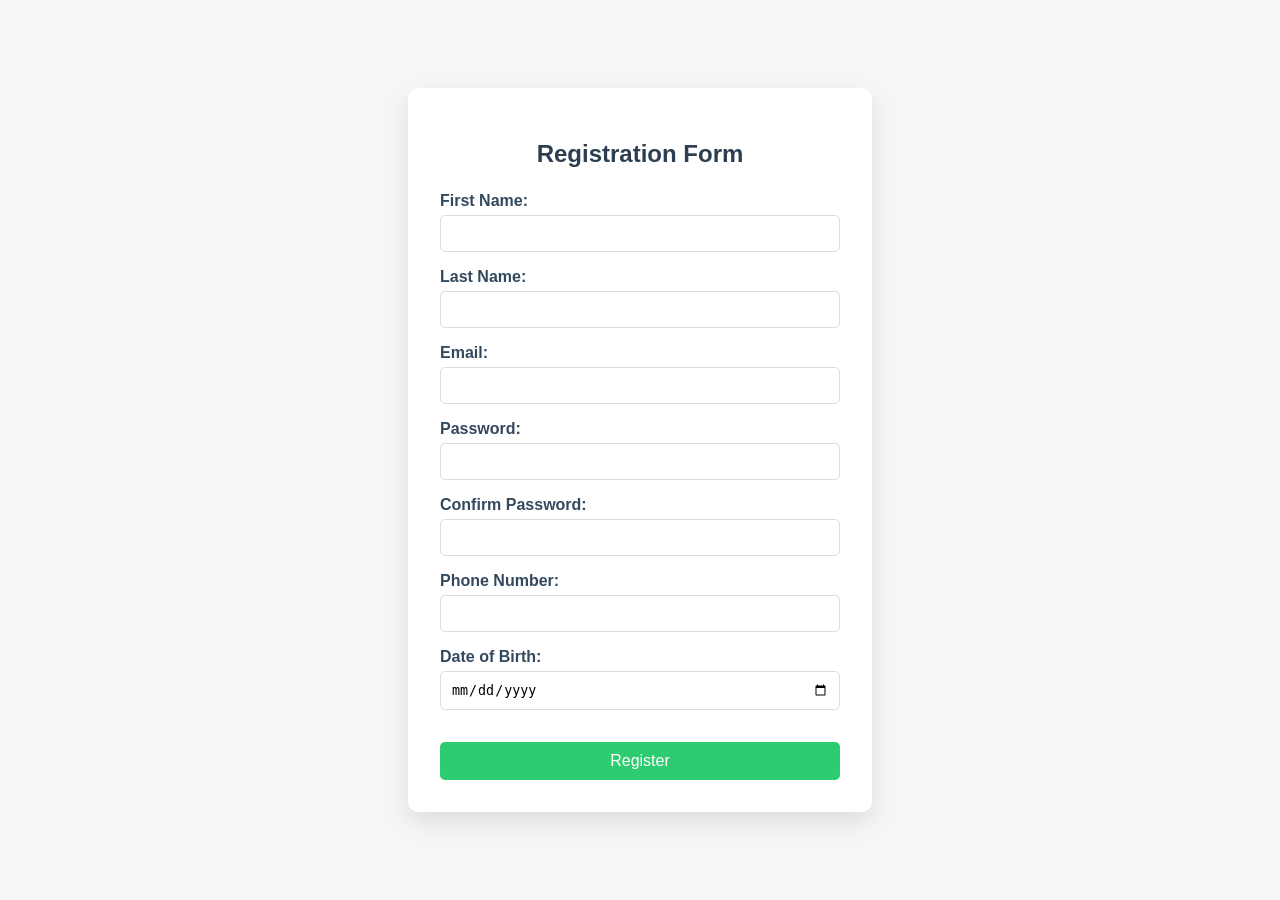
<file: index.html>
<!DOCTYPE html>
<html lang="en">
<head>
    <meta charset="UTF-8">
    <meta name="viewport" content="width=device-width, initial-scale=1.0">
    <title>Registration Form</title>
    <link rel="stylesheet" href="style.css">
</head>
<body>
    <form action="success.html" method="get">
        <h2>Registration Form</h2>
        
        <label for="firstName">First Name:</label>
        <input type="text" id="firstName" name="firstName" required>

        <label for="lastName">Last Name:</label>
        <input type="text" id="lastName" name="lastName" required>

        <label for="email">Email:</label>
        <input type="email" id="email" name="email" required>

        <label for="password">Password:</label>
        <input type="password" id="password" name="password" required>

        <label for="confirmPassword">Confirm Password:</label>
        <input type="password" id="confirmPassword" name="confirmPassword" required>

        <label for="phone">Phone Number:</label>
        <input type="tel" id="phone" name="phone">

        <label for="dob">Date of Birth:</label>
        <input type="date" id="dob" name="dob">

        <input type="submit" value="Register">
    </form>
</body>
</html>
</file>
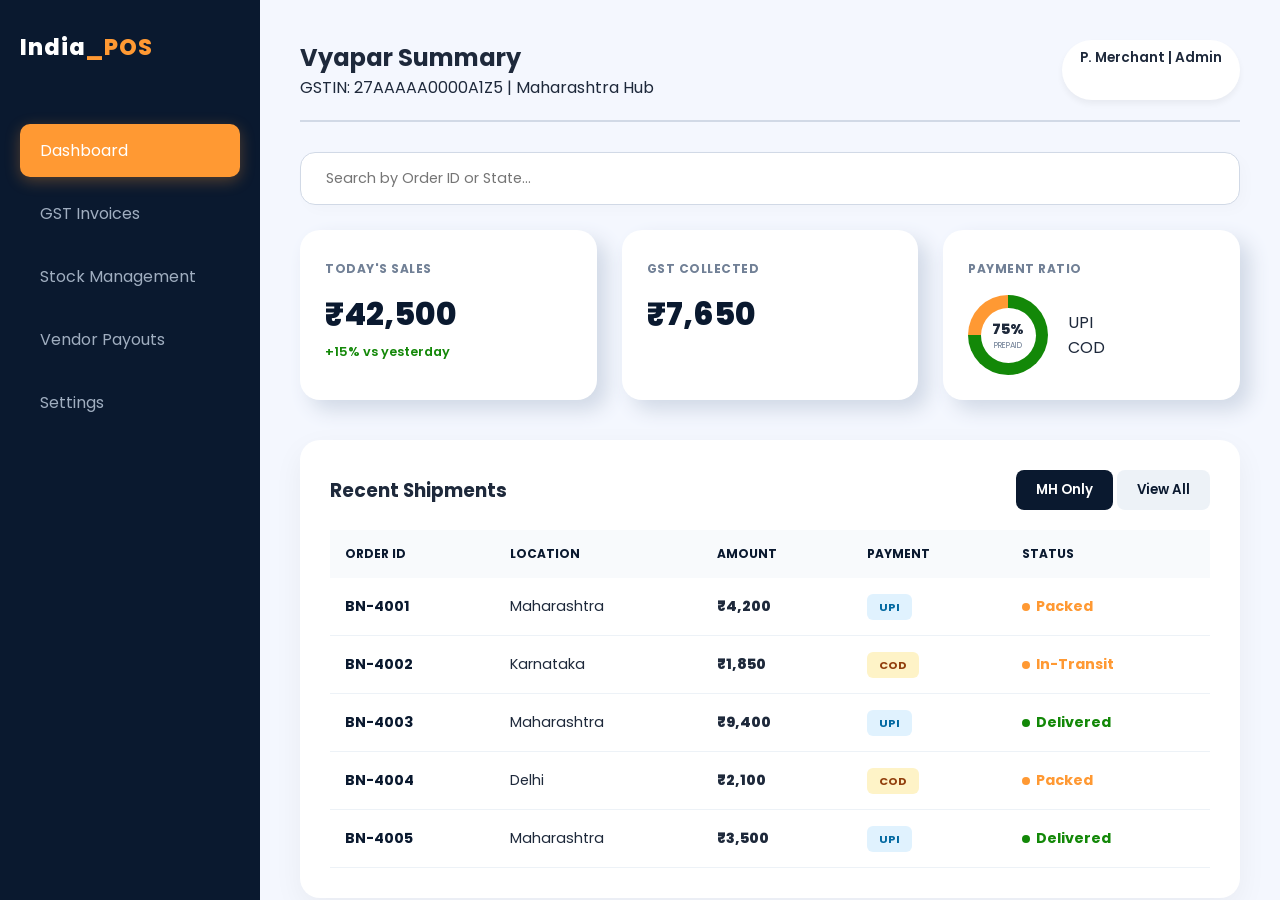
<file: India-Vendor-Portal/index.html>
<!DOCTYPE html>
<html lang="en">
<head>
    <meta charset="UTF-8">
    <meta name="viewport" content="width=device-width, initial-scale=1.0">
    <title>India Vendor Portal | Executive Admin</title>
    <link rel="stylesheet" href="style.css">
    <link href="https://fonts.googleapis.com/css2?family=Poppins:wght@400;600;800&display=swap" rel="stylesheet">
</head>
<body>
    <div class="admin-shell">
        <aside class="sidebar">
            <div class="logo">India<span>_POS</span></div>
            <nav class="nav-links">
                <div class="nav-item active" role="button">Dashboard</div>
                <div class="nav-item" role="button">GST Invoices</div>
                <div class="nav-item" role="button">Stock Management</div>
                <div class="nav-item" role="button">Vendor Payouts</div>
                <div class="nav-item" role="button">Settings</div>
            </nav>
        </aside>

        <main class="workspace">
            <header class="top-bar">
                <div class="header-text">
                    <h2>Vyapar Summary</h2>
                    <p>GSTIN: 27AAAAA0000A1Z5 | Maharashtra Hub</p>
                </div>
                <div class="user-chip">P. Merchant | Admin</div>
            </header>

            <section class="search-section">
                <input type="text" id="vendorSearch" placeholder="Search by Order ID or State..." onkeyup="searchOrders()" aria-label="Search orders">
            </section>

            <section class="kpi-grid">
                <div class="kpi-card">
                    <label>TODAY'S SALES</label>
                    <div class="value">₹42,500</div>
                    <span class="trend up">+15% vs yesterday</span>
                </div>
                <div class="kpi-card">
                    <label>GST COLLECTED</label>
                    <div class="value">₹7,650</div>
                </div>
                <div class="kpi-card analysis-card">
                    <label>PAYMENT RATIO</label>
                    <div class="chart-container">
                        <div class="donut-chart" aria-label="75% Prepaid ratio">
                            <div class="inner-circle">
                                <span class="total-label">75%</span>
                                <span class="sub-label">Prepaid</span>
                            </div>
                        </div>
                        <div class="chart-legend">
                            <div class="legend-item"><span class="dot prepaid"></span> UPI</div>
                            <div class="legend-item"><span class="dot cod"></span> COD</div>
                        </div>
                    </div>
                </div>
            </section>

            <section class="table-container">
                <div class="table-header">
                    <h3>Recent Shipments</h3>
                    <div class="actions">
                        <button class="filter-btn" onclick="filterByState('Maharashtra')">MH Only</button>
                        <button class="filter-btn secondary" onclick="resetTable()">View All</button>
                    </div>
                </div>
                <div class="table-responsive">
                    <table class="order-table">
                        <thead>
                            <tr>
                                <th>Order ID</th>
                                <th>Location</th>
                                <th>Amount</th>
                                <th>Payment</th>
                                <th>Status</th>
                            </tr>
                        </thead>
                        <tbody id="order-rows">
                            </tbody>
                    </table>
                </div>
            </section>
        </main>
    </div>
    <script src="script.js"></script>
</body>
</html>
</file>
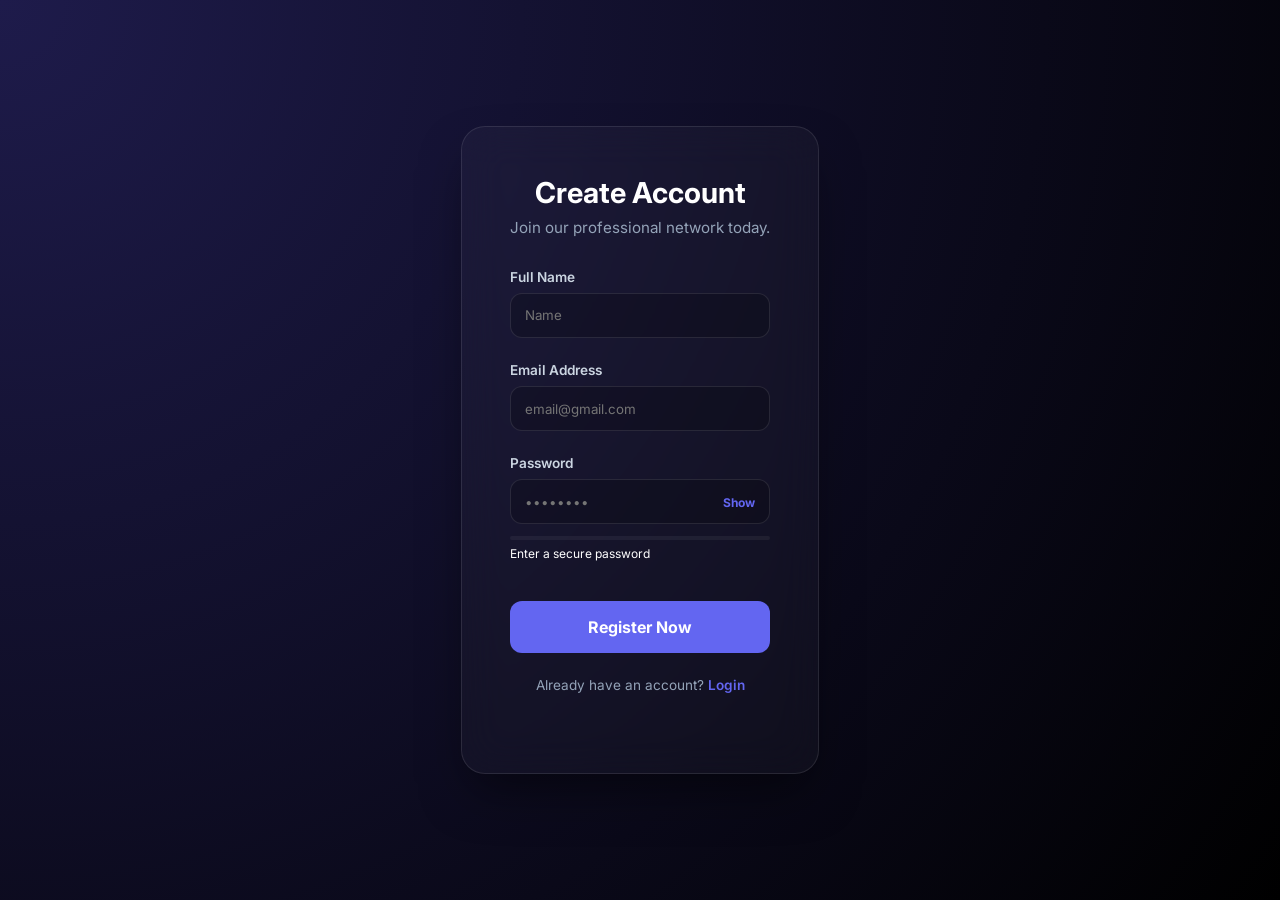
<file: Registration-Module/index.html>
<!DOCTYPE html>
<html lang="en">
<head>
    <meta charset="UTF-8">
    <meta name="viewport" content="width=device-width, initial-scale=1.0">
    <title>SecureAuth | UI Architect Portfolio</title>
    <link rel="stylesheet" href="style.css">
    <link href="https://fonts.googleapis.com/css2?family=Inter:wght@400;600;700&display=swap" rel="stylesheet">
</head>
<body>
    <div class="container">
        <div class="form-card">
            <h2>Create Account</h2>
            <p>Join our professional network today.</p>
            
            <form id="registrationForm" novalidate>
                <div class="input-group">
                    <label for="username">Full Name</label>
                    <input type="text" id="username" placeholder="Name" required>
                </div>

                <div class="input-group">
                    <label for="email">Email Address</label>
                    <input type="email" id="email" placeholder="email@gmail.com" required>
                </div>

                <div class="input-group">
                    <label for="password">Password</label>
                    <div class="password-wrapper">
                        <input type="password" id="password" placeholder="••••••••" required>
                        <button type="button" id="togglePassword">Show</button>
                    </div>
                    <div class="strength-meter">
                        <div class="strength-bar" id="strengthBar"></div>
                    </div>
                    <span id="strengthText" class="helper-text">Enter a secure password</span>
                </div>

                <button type="submit" class="btn-submit" id="submitBtn">Register Now</button>
            </form>
            <p class="footer-text">Already have an account? <a href="#">Login</a></p>
        </div>
    </div>
    <script src="script.js"></script>
</body>
</html>
</file>
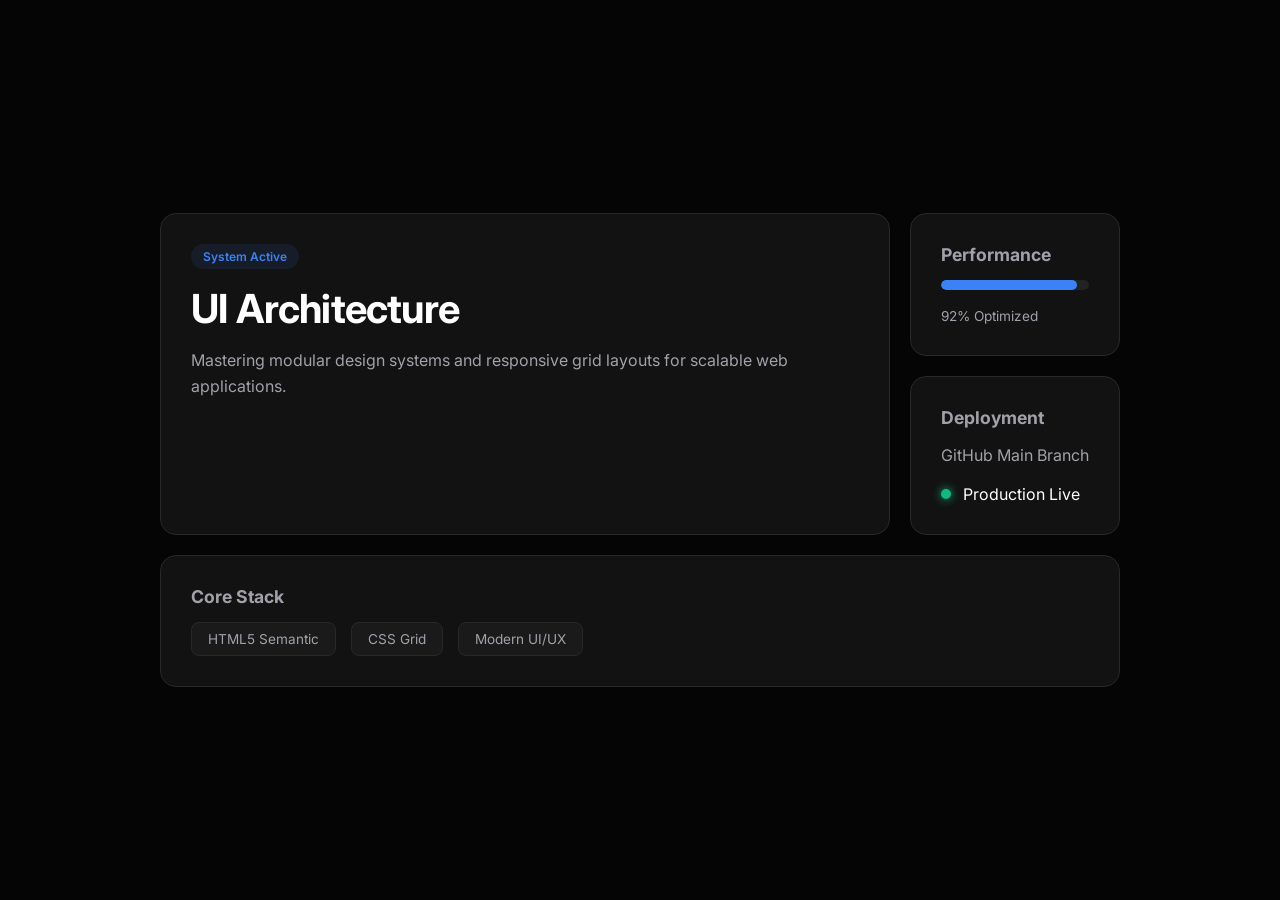
<file: UI-Grid-Architecture/index.html>
<!DOCTYPE html>
<html lang="en">
<head>
    <meta charset="UTF-8">
    <meta name="viewport" content="width=device-width, initial-scale=1.0">
    <meta name="description" content="Professional Bento Grid Layout - UI Architecture Portfolio">
    <title>UI Grid Architecture | Dashboard</title>
    <link rel="stylesheet" href="style.css">
    <link href="https://fonts.googleapis.com/css2?family=Inter:wght@400;600&display=swap" rel="stylesheet">
</head>
<body>

    <div class="dashboard-container">
        <section class="tile main-feature">
            <span class="badge">System Active</span>
            <h1>UI Architecture</h1>
            <p>Mastering modular design systems and responsive grid layouts for scalable web applications.</p>
        </section>

        <article class="tile metric">
            <h3>Performance</h3>
            <div class="progress-container">
                <div class="progress-bar"></div>
            </div>
            <span class="status-text">92% Optimized</span>
        </article>

        <article class="tile status">
            <h3>Deployment</h3>
            <p>GitHub Main Branch</p>
            <div class="indicator-group">
                <span class="dot"></span>
                <span class="label">Production Live</span>
            </div>
        </article>

        <article class="tile tech-stack">
            <h3>Core Stack</h3>
            <ul class="stack-list">
                <li>HTML5 Semantic</li>
                <li>CSS Grid</li>
                <li>Modern UI/UX</li>
            </ul>
        </article>
    </div>

</body>
</html>
</file>
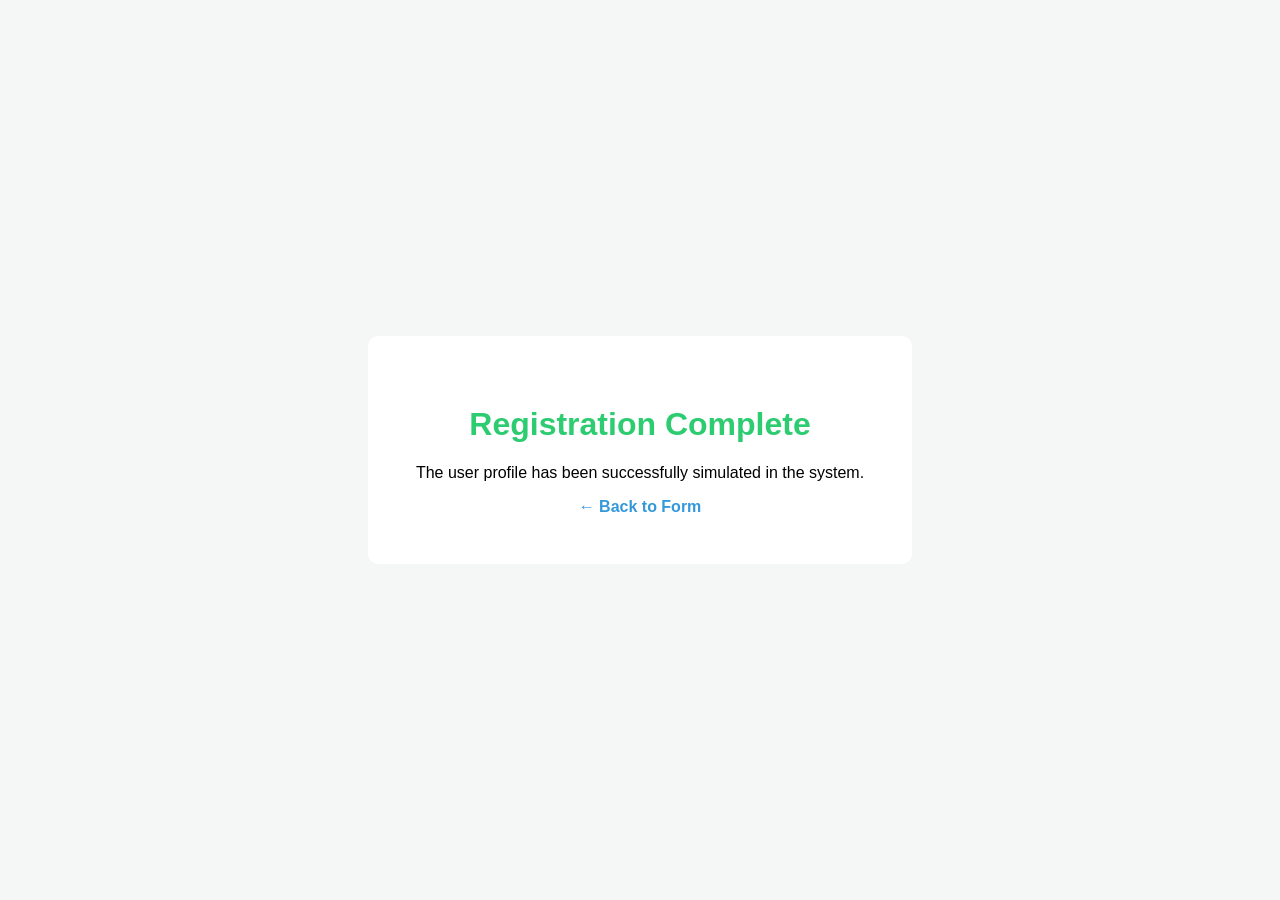
<file: success.html>
<!DOCTYPE html>
<html lang="en">
<head>
    <meta charset="UTF-8">
    <meta name="viewport" content="width=device-width, initial-scale=1.0">
    <title>Registration Successful</title>
    <link rel="stylesheet" href="style.css">
</head>
<body>
    <div style="text-align: center; background: white; padding: 3rem; border-radius: 10px; shadow: 0 4px 6px rgba(0,0,0,0.1);">
        <h1 style="color: #2ecc71;">Registration Complete</h1>
        <p>The user profile has been successfully simulated in the system.</p>
        <a href="index.html" style="color: #3498db; text-decoration: none; font-weight: bold;">← Back to Form</a>
    </div>
</body>
</html>
</file>
<file: style.css>
body {
    font-family: 'Segoe UI', Tahoma, Geneva, Verdana, sans-serif;
    background-color: #f4f7f6;
    display: flex;
    justify-content: center;
    align-items: center;
    min-height: 100vh;
    margin: 0;
}

form {
    background: #ffffff;
    padding: 2rem;
    border-radius: 10px;
    box-shadow: 0 10px 25px rgba(0,0,0,0.1);
    width: 100%;
    max-width: 400px;
}

h2 {
    text-align: center;
    color: #2c3e50;
    margin-bottom: 1.5rem;
}

label {
    display: block;
    margin-top: 1rem;
    font-weight: 600;
    color: #34495e;
}

input {
    width: 100%;
    padding: 10px;
    margin-top: 5px;
    border: 1px solid #ddd;
    border-radius: 5px;
    box-sizing: border-box; /* Standard for responsive inputs */
}

input[type="submit"] {
    background-color: #2ecc71;
    color: white;
    border: none;
    margin-top: 2rem;
    cursor: pointer;
    font-size: 1rem;
    transition: background 0.3s ease;
}

input[type="submit"]:hover {
    background-color: #27ae60;
}
</file>
<file: India-Vendor-Portal/style.css>
:root {
    --bg: #f4f7fe;
    --sidebar: #0a192f;
    --accent: #ff9933; 
    --success: #138808;
    --border: #d1d9e6;
    --white: #ffffff;
    --text-dim: #718096;
}

* { margin: 0; padding: 0; box-sizing: border-box; font-family: 'Poppins', sans-serif; }

body { background: var(--bg); color: #1e293b; overflow-x: hidden; }

.admin-shell { display: flex; height: 100vh; }

/* Sidebar */
.sidebar { width: 260px; background: var(--sidebar); padding: 30px 20px; color: white; flex-shrink: 0; transition: 0.3s; }
.logo { font-size: 1.4rem; font-weight: 800; letter-spacing: 1px; margin-bottom: 60px; }
.logo span { color: var(--accent); }

.nav-item { padding: 14px 20px; border-radius: 10px; margin-bottom: 10px; color: #a0aec0; cursor: pointer; transition: 0.3s; }
.nav-item.active { background: var(--accent); color: white; box-shadow: 0 4px 15px rgba(255, 153, 51, 0.3); }
.nav-item:hover:not(.active) { background: rgba(255, 255, 255, 0.05); color: white; transform: translateX(5px); }

/* Workspace & Top Bar */
.workspace { flex: 1; padding: 40px; overflow-y: auto; }
.top-bar { display: flex; justify-content: space-between; margin-bottom: 30px; border-bottom: 2px solid var(--border); padding-bottom: 20px; }
.user-chip { background: var(--white); padding: 8px 18px; border-radius: 50px; font-weight: 600; font-size: 0.85rem; box-shadow: 0 4px 6px rgba(0,0,0,0.05); }

/* Search Box */
.search-section { margin-bottom: 25px; }
#vendorSearch {
    width: 100%; padding: 15px 25px; border-radius: 15px; border: 1px solid var(--border);
    outline: none; background: var(--white); box-shadow: 5px 5px 15px rgba(0,0,0,0.02); font-size: 0.9rem;
}
#vendorSearch:focus { border-color: var(--accent); }

/* KPI Grid */
.kpi-grid { display: grid; grid-template-columns: repeat(auto-fit, minmax(250px, 1fr)); gap: 25px; margin-bottom: 40px; }
.kpi-card { background: var(--white); padding: 25px; border-radius: 20px; box-shadow: 10px 10px 20px #d1d9e6; }
.kpi-card label { font-size: 0.75rem; color: var(--text-dim); font-weight: 700; letter-spacing: 0.5px; }
.kpi-card .value { font-size: 2rem; font-weight: 800; margin-top: 10px; color: var(--sidebar); }
.trend.up { color: var(--success); font-size: 0.8rem; font-weight: 600; }

/* Donut Chart */
.chart-container { display: flex; align-items: center; gap: 20px; margin-top: 15px; }
.donut-chart {
    width: 80px; height: 80px; border-radius: 50%;
    background: conic-gradient(var(--success) 0% 75%, var(--accent) 75% 100%);
    display: flex; align-items: center; justify-content: center;
}
.inner-circle { width: 55px; height: 55px; background: white; border-radius: 50%; display: flex; flex-direction: column; align-items: center; justify-content: center; }
.total-label { font-size: 0.9rem; font-weight: 800; }
.sub-label { font-size: 0.5rem; text-transform: uppercase; color: var(--text-dim); }

/* Table Section */
.table-container { background: var(--white); border-radius: 20px; padding: 30px; box-shadow: 0 10px 30px rgba(0,0,0,0.05); }
.table-header { display: flex; justify-content: space-between; align-items: center; margin-bottom: 20px; flex-wrap: wrap; gap: 10px; }
.filter-btn { background: var(--sidebar); color: white; border: none; padding: 10px 20px; border-radius: 8px; cursor: pointer; font-weight: 600; }
.filter-btn.secondary { background: #edf2f7; color: var(--sidebar); }
.table-responsive { overflow-x: auto; }

.order-table { width: 100%; border-collapse: collapse; min-width: 600px; }
.order-table th { text-align: left; padding: 15px; background: #f8fafc; color: var(--sidebar); font-size: 0.75rem; text-transform: uppercase; }
.order-table td { padding: 18px 15px; border-bottom: 1px solid #edf2f7; font-size: 0.9rem; }

.badge { padding: 5px 12px; border-radius: 6px; font-weight: 700; font-size: 0.7rem; }
.badge.upi { background: #e0f2fe; color: #0369a1; }
.badge.cod { background: #fef3c7; color: #92400e; }
.status-dot { display: inline-block; width: 8px; height: 8px; border-radius: 50%; margin-right: 6px; }

/* Responsive Media Queries */
@media (max-width: 992px) {
    .sidebar { width: 80px; padding: 20px 10px; }
    .logo, .nav-item { font-size: 0; text-align: center; }
    .logo span { display: none; }
    .nav-item::before { content: '●'; font-size: 1.2rem; }
}

@media (max-width: 600px) {
    .workspace { padding: 20px; }
    .top-bar { flex-direction: column; gap: 15px; }
}
</file>
<file: Registration-Module/style.css>
:root {
    --primary: #6366f1;
    --success: #10b981;
    --warning: #f59e0b;
    --danger: #ef4444;
    --bg-gradient: radial-gradient(circle at top left, #1e1b4b, #000);
    --glass-bg: rgba(255, 255, 255, 0.03);
}

* { box-sizing: border-box; margin: 0; padding: 0; font-family: 'Inter', sans-serif; }

body {
    height: 100vh;
    display: flex;
    align-items: center;
    justify-content: center;
    background: var(--bg-gradient);
    color: white;
}

.form-card {
    background: var(--glass-bg);
    -webkit-backdrop-filter: blur(20px);
    backdrop-filter: blur(20px);
    padding: 3rem;
    border-radius: 24px;
    border: 1px solid rgba(255, 255, 255, 0.1);
    box-shadow: 0 25px 50px -12px rgba(0,0,0,0.5);
    width: 100%;
    max-width: 420px;
    text-align: center;
}

h2 { font-weight: 700; font-size: 1.8rem; margin-bottom: 0.5rem; }
p { color: #94a3b8; font-size: 0.95rem; margin-bottom: 2rem; }

.input-group { text-align: left; margin-bottom: 1.5rem; }
label { display: block; font-size: 0.85rem; font-weight: 600; color: #cbd5e1; margin-bottom: 0.5rem; }

input {
    width: 100%;
    padding: 0.85rem;
    background: rgba(0, 0, 0, 0.2);
    border: 1px solid rgba(255, 255, 255, 0.1);
    border-radius: 12px;
    color: white;
    outline: none;
    transition: all 0.3s ease;
}

input:focus {
    border-color: var(--primary);
    background: rgba(0, 0, 0, 0.4);
    box-shadow: 0 0 0 4px rgba(99, 102, 241, 0.2);
}

/* Password & Strength Meter */
.password-wrapper { position: relative; }
#togglePassword {
    position: absolute; right: 15px; top: 50%; transform: translateY(-50%);
    background: none; border: none; color: var(--primary);
    font-size: 0.75rem; cursor: pointer; font-weight: 700;
}

.strength-meter {
    height: 4px; background: rgba(255, 255, 255, 0.05);
    border-radius: 10px; margin-top: 12px; overflow: hidden;
}

.strength-bar { height: 100%; width: 0%; transition: 0.5s cubic-bezier(0.4, 0, 0.2, 1); }
.helper-text { font-size: 0.75rem; margin-top: 6px; display: block; transition: 0.3s; }

.btn-submit {
    width: 100%; padding: 1rem; background: var(--primary);
    color: white; border: none; border-radius: 12px;
    font-size: 1rem; font-weight: 700; cursor: pointer;
    transition: transform 0.3s, background 0.3s;
    margin-top: 1rem;
}

.btn-submit:hover { transform: translateY(-2px); background: #4f46e5; }
.btn-submit:active { transform: translateY(0); }

.footer-text { margin-top: 1.5rem; color: #94a3b8; font-size: 0.85rem; }
.footer-text a { color: var(--primary); text-decoration: none; font-weight: 600; }
</file>
<file: UI-Grid-Architecture/style.css>
/* --- Design System Variables --- */
:root {
    --bg-color: #050505;
    --tile-bg: #121212;
    --border-color: #282828;
    --accent-blue: #3b82f6;
    --text-primary: #ffffff;
    --text-dim: #a1a1aa;
    --success-green: #10b981;
    --transition-speed: 0.3s;
}

/* --- Global Resets --- */
* {
    margin: 0;
    padding: 0;
    box-sizing: border-box;
}

body {
    background-color: var(--bg-color);
    color: var(--text-primary);
    font-family: 'Inter', sans-serif;
    display: flex;
    justify-content: center;
    align-items: center;
    min-height: 100vh;
}

/* --- Bento Grid Layout --- */
/*  */
.dashboard-container {
    display: grid;
    gap: 20px;
    width: 95%;
    max-width: 1000px;
    padding: 20px;
    /* Defining the professional 3-column layout */
    grid-template-areas: 
        "main main metric"
        "main main status"
        "tech tech tech";
}

.tile {
    background: var(--tile-bg);
    border: 1px solid var(--border-color);
    border-radius: 16px;
    padding: 30px;
    transition: transform var(--transition-speed), border-color var(--transition-speed);
}

.tile:hover {
    border-color: var(--accent-blue);
    transform: translateY(-4px);
}

/* --- Area Assignments --- */
.main-feature { grid-area: main; }
.metric { grid-area: metric; }
.status { grid-area: status; }
.tech-stack { grid-area: tech; }

/* --- Component Styling --- */
.badge {
    display: inline-block;
    background: rgba(59, 130, 246, 0.1);
    color: var(--accent-blue);
    padding: 5px 12px;
    border-radius: 50px;
    font-size: 0.75rem;
    font-weight: 600;
    margin-bottom: 15px;
}

h1 {
     font-size: 2.5rem; margin-bottom: 15px; letter-spacing: -0.02em; 
    }

h3 {
     font-size: 1.1rem; margin-bottom: 15px; color: var(--text-dim);
     }

p { 
    color: var(--text-dim); line-height: 1.6; 
}

/* Progress Bar Component */
.progress-container {
    height: 10px;
    background: #222;
    border-radius: 5px;
    margin: 15px 0;
    overflow: hidden;
}

.progress-bar {
    height: 100%;
    background: var(--accent-blue);
    width: 92%; 
    border-radius: 5px;
}

.status-text { 
    font-size: 0.85rem; color: var(--text-dim);
 }

/* Status Indicator with Merged Pulse Logic */
.indicator-group {
    display: flex;
    align-items: center;
    gap: 12px;
    margin-top: 15px;
}

.dot {
    width: 10px;
    height: 10px;
    background-color: var(--success-green);
    border-radius: 50%;
    box-shadow: 0 0 10px var(--success-green);
    animation: pulse 2s infinite;
}

.stack-list {
    display: flex;
    list-style: none;
    gap: 15px;
    flex-wrap: wrap;
    margin-top: 10px;
}

.stack-list li {
    background: #1a1a1a;
    padding: 8px 16px;
    border-radius: 8px;
    font-size: 0.85rem;
    border: 1px solid var(--border-color);
    color: var(--text-dim);
}

/* --- Responsiveness (Mobile First) --- */
@media (max-width: 850px) {
    .dashboard-container {
        grid-template-areas: 
            "main"
            "metric"
            "status"
            "tech";
    }
    
    h1 { font-size: 1.8rem; }
    .tile { padding: 20px; }
}

/* --- Animations --- */
@keyframes pulse {
    0% { 
        transform: scale(0.95); 
        box-shadow: 0 0 0 0 rgba(16, 185, 129, 0.7); 
    }
    70% { 
        transform: scale(1); 
        box-shadow: 0 0 0 10px rgba(16, 185, 129, 0); 
    }
    100% { 
        transform: scale(0.95); 
        box-shadow: 0 0 0 0 rgba(16, 185, 129, 0); 
    }
}
</file>
